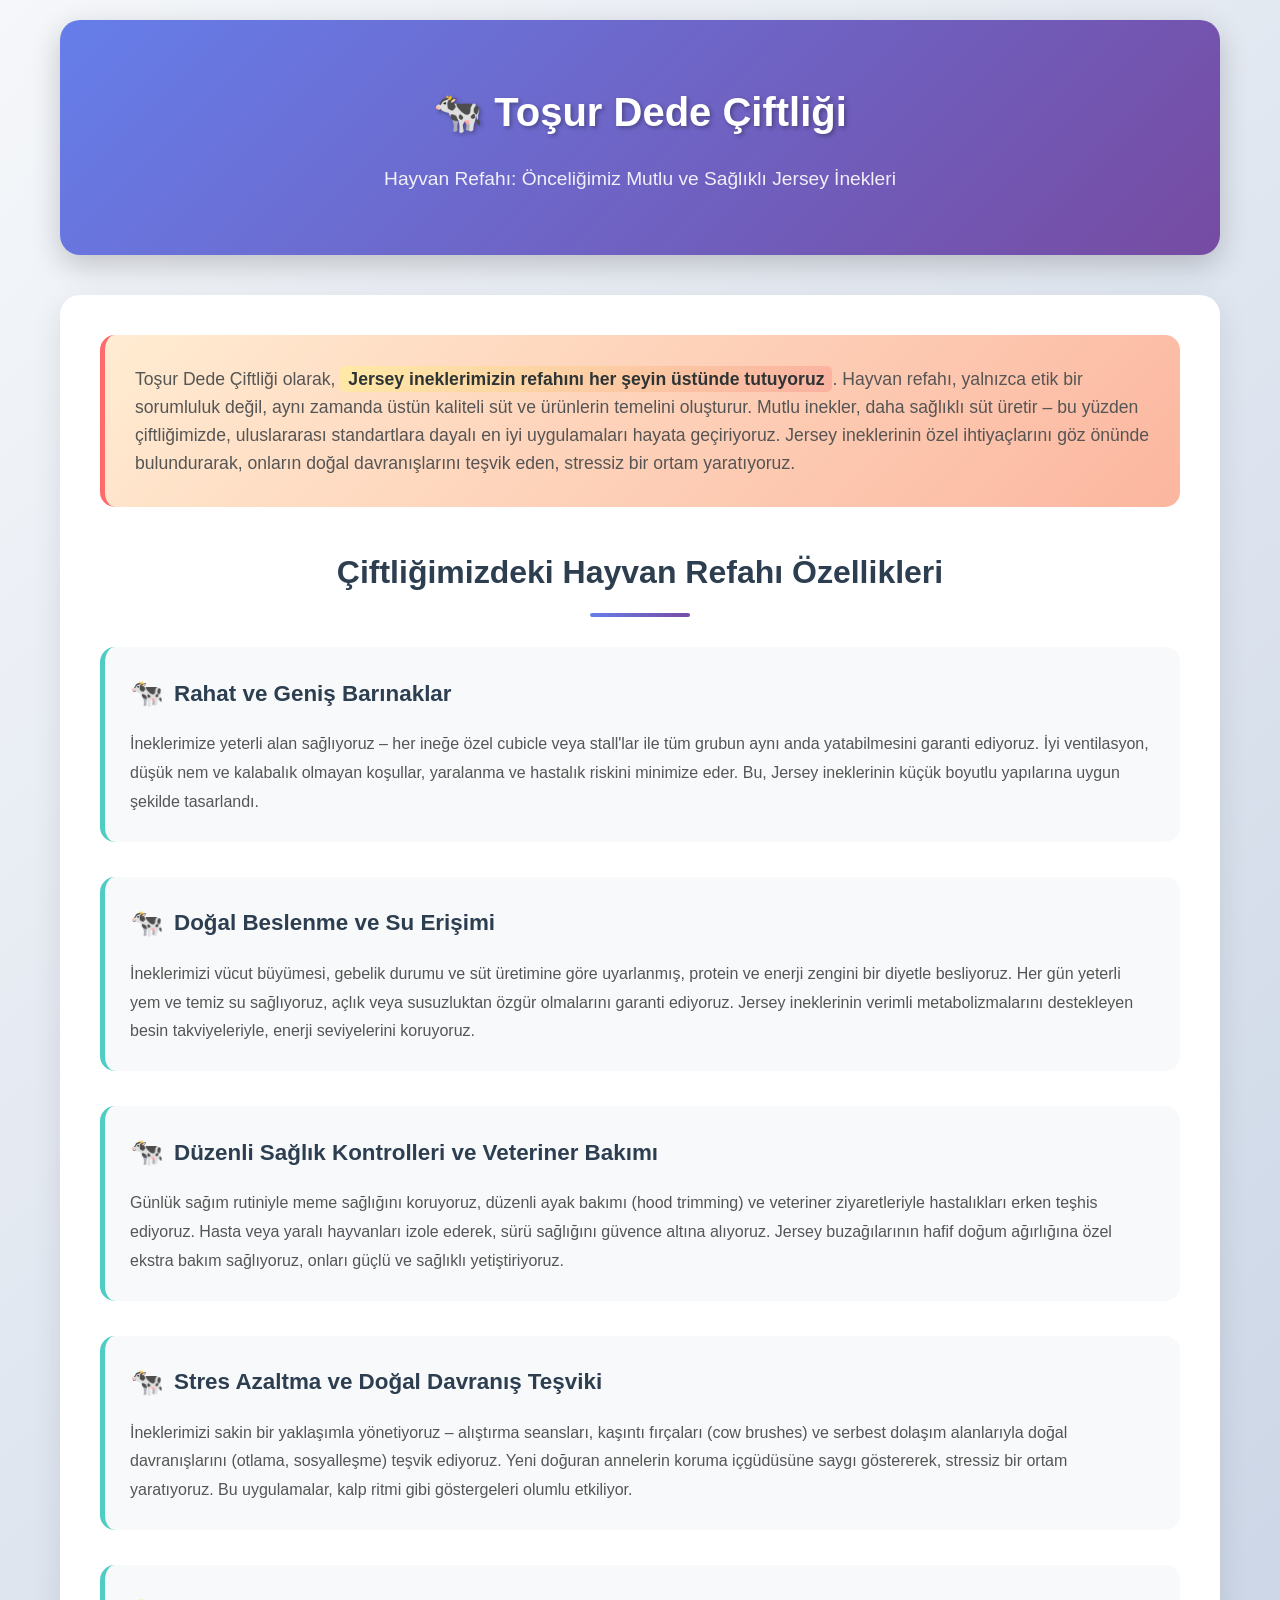
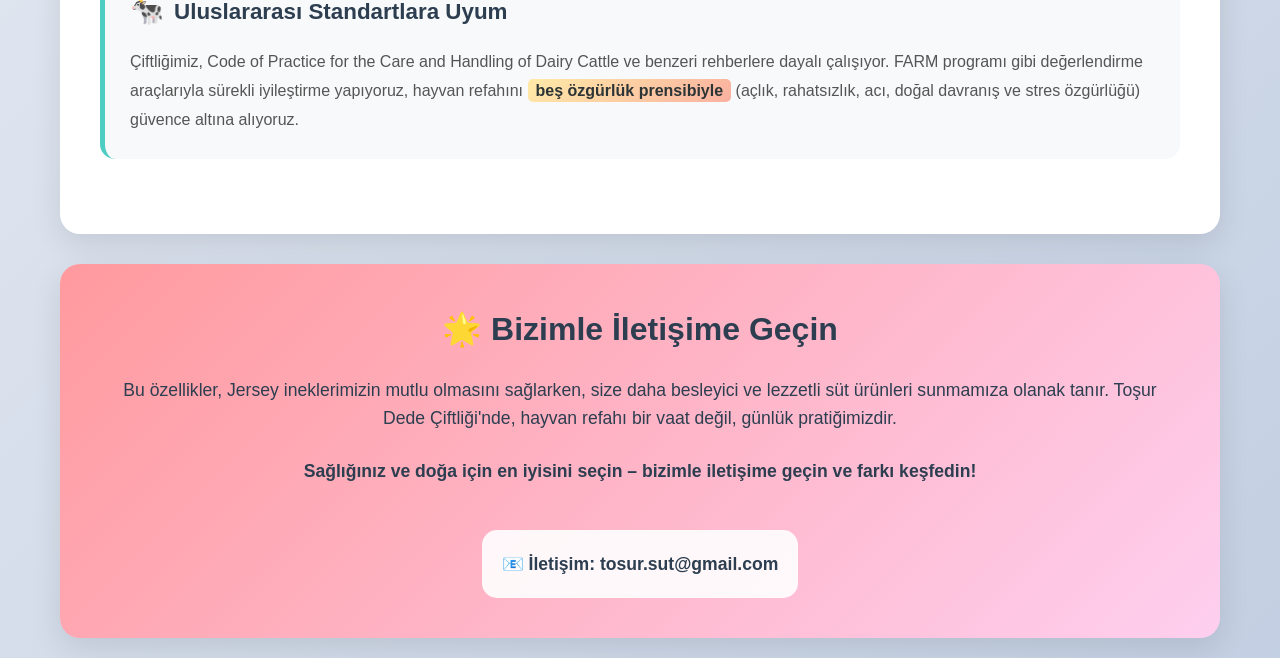
<file: jersey/index.html>
<!DOCTYPE html>
<html lang="tr">
<head>
    <meta charset="UTF-8">
    <meta name="viewport" content="width=device-width, initial-scale=1.0">
    <title>Toşur Dede Çiftliği - Hayvan Refahı ve Jersey İnekleri</title>
    <link rel="icon" type="image/jpeg" href="../favicon.jpeg">
    <style>
        * {
            margin: 0;
            padding: 0;
            box-sizing: border-box;
        }

        body {
            font-family: 'Segoe UI', Tahoma, Geneva, Verdana, sans-serif;
            line-height: 1.6;
            color: #333;
            background: linear-gradient(135deg, #f5f7fa 0%, #c3cfe2 100%);
            min-height: 100vh;
        }

        .container {
            max-width: 1200px;
            margin: 0 auto;
            padding: 20px;
        }

        .header {
            background: linear-gradient(135deg, #667eea 0%, #764ba2 100%);
            color: white;
            text-align: center;
            padding: 60px 20px;
            border-radius: 20px;
            margin-bottom: 40px;
            box-shadow: 0 10px 30px rgba(0,0,0,0.2);
        }

        .header h1 {
            font-size: 2.5em;
            margin-bottom: 20px;
            text-shadow: 2px 2px 4px rgba(0,0,0,0.3);
        }

        .header p {
            font-size: 1.2em;
            opacity: 0.9;
            max-width: 800px;
            margin: 0 auto;
        }

        .content {
            background: white;
            padding: 40px;
            border-radius: 20px;
            box-shadow: 0 10px 30px rgba(0,0,0,0.1);
            margin-bottom: 30px;
        }

        .intro {
            font-size: 1.1em;
            color: #555;
            margin-bottom: 40px;
            padding: 30px;
            background: linear-gradient(135deg, #ffecd2 0%, #fcb69f 100%);
            border-radius: 15px;
            border-left: 5px solid #ff6b6b;
        }

        .features-title {
            font-size: 2em;
            color: #2c3e50;
            margin-bottom: 30px;
            text-align: center;
            position: relative;
        }

        .features-title::after {
            content: '';
            display: block;
            width: 100px;
            height: 4px;
            background: linear-gradient(135deg, #667eea 0%, #764ba2 100%);
            margin: 15px auto;
            border-radius: 2px;
        }

        .feature {
            margin-bottom: 35px;
            padding: 25px;
            background: #f8f9fa;
            border-radius: 15px;
            border-left: 5px solid #4ecdc4;
            transition: transform 0.3s ease, box-shadow 0.3s ease;
        }

        .feature:hover {
            transform: translateY(-5px);
            box-shadow: 0 15px 35px rgba(0,0,0,0.1);
        }

        .feature h3 {
            color: #2c3e50;
            font-size: 1.4em;
            margin-bottom: 15px;
            display: flex;
            align-items: center;
        }

        .feature h3::before {
            content: '🐄';
            margin-right: 10px;
            font-size: 1.2em;
        }

        .feature p {
            color: #555;
            line-height: 1.8;
        }

        .contact-section {
            background: linear-gradient(135deg, #ff9a9e 0%, #fecfef 100%);
            padding: 40px;
            border-radius: 20px;
            text-align: center;
            color: #2c3e50;
            box-shadow: 0 10px 30px rgba(0,0,0,0.1);
        }

        .contact-section h2 {
            font-size: 2em;
            margin-bottom: 20px;
        }

        .contact-section p {
            font-size: 1.1em;
            margin-bottom: 25px;
        }

        .contact-info {
            background: rgba(255,255,255,0.9);
            padding: 20px;
            border-radius: 15px;
            display: inline-block;
            margin-top: 20px;
        }

        .contact-info strong {
            color: #2c3e50;
            font-size: 1.1em;
        }

        .highlight {
            background: linear-gradient(135deg, #ffeaa7 0%, #fab1a0 100%);
            padding: 3px 8px;
            border-radius: 5px;
            font-weight: bold;
            color: #2d3436;
        }

        @media (max-width: 768px) {
            .container {
                padding: 10px;
            }
            
            .header h1 {
                font-size: 2em;
            }
            
            .content {
                padding: 25px;
            }
            
            .feature {
                padding: 20px;
            }
        }

        .scroll-top {
            position: fixed;
            bottom: 30px;
            right: 30px;
            background: linear-gradient(135deg, #667eea 0%, #764ba2 100%);
            color: white;
            border: none;
            border-radius: 50%;
            width: 50px;
            height: 50px;
            cursor: pointer;
            font-size: 20px;
            box-shadow: 0 5px 15px rgba(0,0,0,0.3);
            transition: transform 0.3s ease;
            display: none;
        }

        .scroll-top:hover {
            transform: scale(1.1);
        }

        .scroll-top.show {
            display: block;
        }
    </style>
</head>
<body>
    <div class="container">
        <header class="header">
            <h1>🐄 Toşur Dede Çiftliği</h1>
            <p>Hayvan Refahı: Önceliğimiz Mutlu ve Sağlıklı Jersey İnekleri</p>
        </header>

        <main class="content">
            <div class="intro">
                <p>Toşur Dede Çiftliği olarak, <span class="highlight">Jersey ineklerimizin refahını her şeyin üstünde tutuyoruz</span>. Hayvan refahı, yalnızca etik bir sorumluluk değil, aynı zamanda üstün kaliteli süt ve ürünlerin temelini oluşturur. Mutlu inekler, daha sağlıklı süt üretir – bu yüzden çiftliğimizde, uluslararası standartlara dayalı en iyi uygulamaları hayata geçiriyoruz. Jersey ineklerinin özel ihtiyaçlarını göz önünde bulundurarak, onların doğal davranışlarını teşvik eden, stressiz bir ortam yaratıyoruz.</p>
            </div>

            <h2 class="features-title">Çiftliğimizdeki Hayvan Refahı Özellikleri</h2>

            <div class="feature">
                <h3>Rahat ve Geniş Barınaklar</h3>
                <p>İneklerimize yeterli alan sağlıyoruz – her ineğe özel cubicle veya stall'lar ile tüm grubun aynı anda yatabilmesini garanti ediyoruz. İyi ventilasyon, düşük nem ve kalabalık olmayan koşullar, yaralanma ve hastalık riskini minimize eder. Bu, Jersey ineklerinin küçük boyutlu yapılarına uygun şekilde tasarlandı.</p>
            </div>

            <div class="feature">
                <h3>Doğal Beslenme ve Su Erişimi</h3>
                <p>İneklerimizi vücut büyümesi, gebelik durumu ve süt üretimine göre uyarlanmış, protein ve enerji zengini bir diyetle besliyoruz. Her gün yeterli yem ve temiz su sağlıyoruz, açlık veya susuzluktan özgür olmalarını garanti ediyoruz. Jersey ineklerinin verimli metabolizmalarını destekleyen besin takviyeleriyle, enerji seviyelerini koruyoruz.</p>
            </div>

            <div class="feature">
                <h3>Düzenli Sağlık Kontrolleri ve Veteriner Bakımı</h3>
                <p>Günlük sağım rutiniyle meme sağlığını koruyoruz, düzenli ayak bakımı (hood trimming) ve veteriner ziyaretleriyle hastalıkları erken teşhis ediyoruz. Hasta veya yaralı hayvanları izole ederek, sürü sağlığını güvence altına alıyoruz. Jersey buzağılarının hafif doğum ağırlığına özel ekstra bakım sağlıyoruz, onları güçlü ve sağlıklı yetiştiriyoruz.</p>
            </div>

            <div class="feature">
                <h3>Stres Azaltma ve Doğal Davranış Teşviki</h3>
                <p>İneklerimizi sakin bir yaklaşımla yönetiyoruz – alıştırma seansları, kaşıntı fırçaları (cow brushes) ve serbest dolaşım alanlarıyla doğal davranışlarını (otlama, sosyalleşme) teşvik ediyoruz. Yeni doğuran annelerin koruma içgüdüsüne saygı göstererek, stressiz bir ortam yaratıyoruz. Bu uygulamalar, kalp ritmi gibi göstergeleri olumlu etkiliyor.</p>
            </div>

            <div class="feature">
                <h3>Uluslararası Standartlara Uyum</h3>
                <p>Çiftliğimiz, Code of Practice for the Care and Handling of Dairy Cattle ve benzeri rehberlere dayalı çalışıyor. FARM programı gibi değerlendirme araçlarıyla sürekli iyileştirme yapıyoruz, hayvan refahını <span class="highlight">beş özgürlük prensibiyle</span> (açlık, rahatsızlık, acı, doğal davranış ve stres özgürlüğü) güvence altına alıyoruz.</p>
            </div>
        </main>

        <section class="contact-section">
            <h2>🌟 Bizimle İletişime Geçin</h2>
            <p>Bu özellikler, Jersey ineklerimizin mutlu olmasını sağlarken, size daha besleyici ve lezzetli süt ürünleri sunmamıza olanak tanır. Toşur Dede Çiftliği'nde, hayvan refahı bir vaat değil, günlük pratiğimizdir.</p>
            <p><strong>Sağlığınız ve doğa için en iyisini seçin – bizimle iletişime geçin ve farkı keşfedin!</strong></p>
            
            <div class="contact-info">
                <strong>📧 İletişim: tosur.sut@gmail.com</strong><br>
            </div>
        </section>
    </div>

    <button class="scroll-top" onclick="scrollToTop()">↑</button>

    <script>
        // Scroll to top functionality
        window.onscroll = function() {
            const scrollTop = document.querySelector('.scroll-top');
            if (document.body.scrollTop > 300 || document.documentElement.scrollTop > 300) {
                scrollTop.classList.add('show');
            } else {
                scrollTop.classList.remove('show');
            }
        };

        function scrollToTop() {
            document.body.scrollTop = 0;
            document.documentElement.scrollTop = 0;
        }

        // Smooth scrolling for better UX
        document.querySelectorAll('a[href^="#"]').forEach(anchor => {
            anchor.addEventListener('click', function (e) {
                e.preventDefault();
                document.querySelector(this.getAttribute('href')).scrollIntoView({
                    behavior: 'smooth'
                });
            });
        });

        // Add loading animation
        window.addEventListener('load', function() {
            document.body.style.opacity = '0';
            document.body.style.transition = 'opacity 0.5s ease-in-out';
            setTimeout(() => {
                document.body.style.opacity = '1';
            }, 100);
        });
    </script>
</body>
</html>
</file>
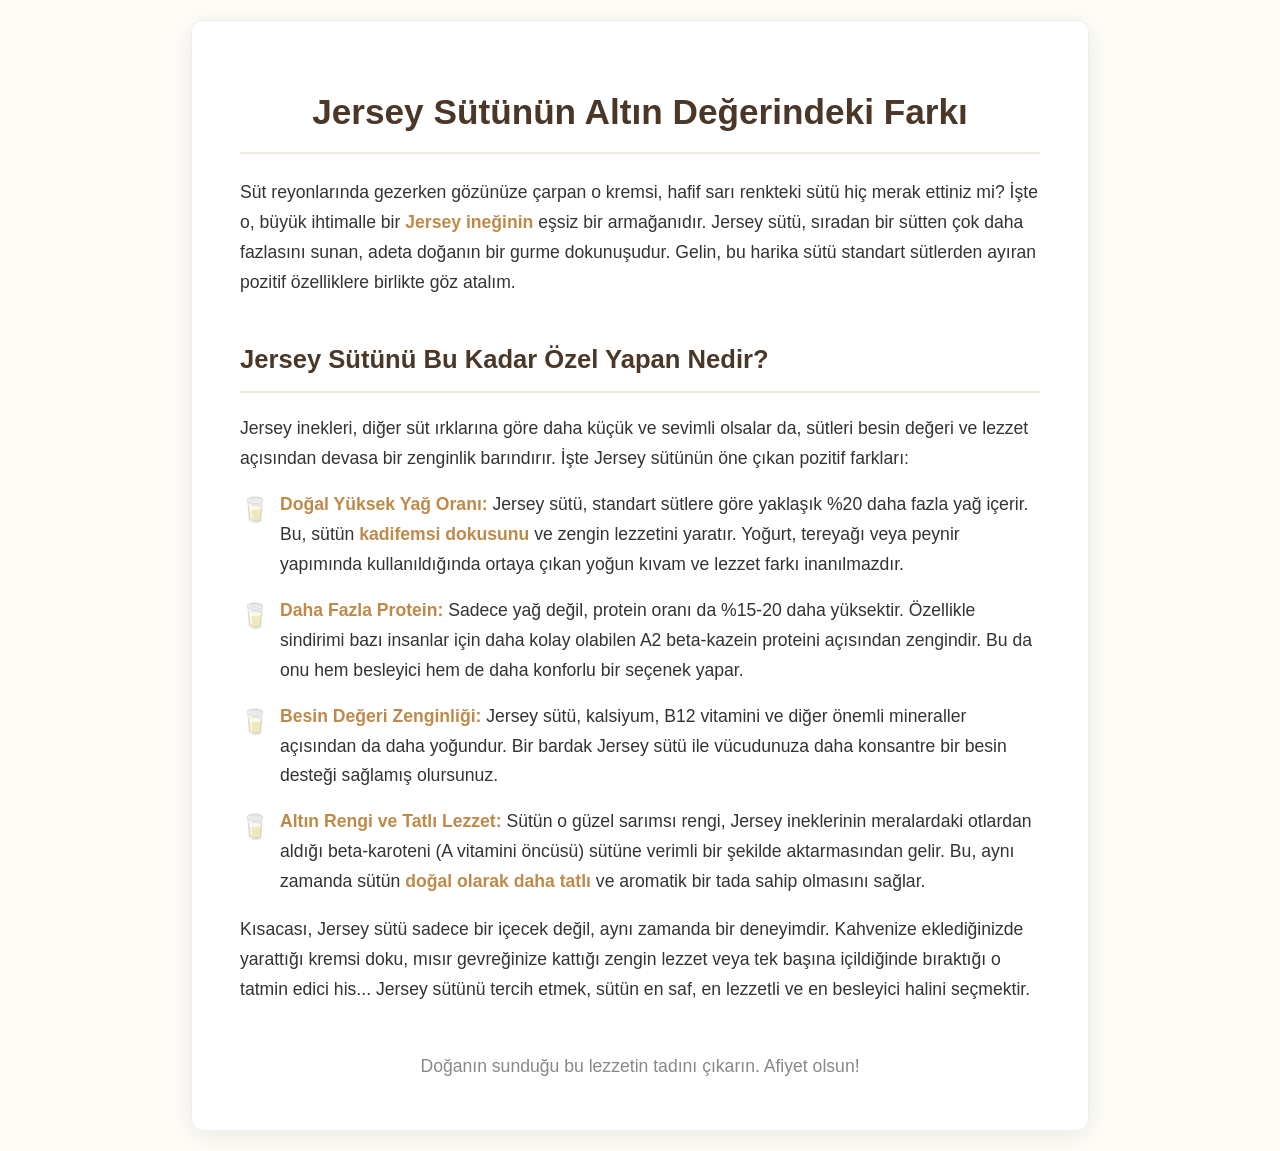
<file: milk/index.html>
<!DOCTYPE html>
<html lang="tr">
<head>
    <meta charset="UTF-8">
    <meta name="viewport" content="width=device-width, initial-scale=1.0">
    <title>Jersey Sütü: Doğanın Altın Dokunuşu</title>
    
    <link rel="icon" type="image/jpeg" href="../favicon.jpeg">
    
    <style>
        /* Genel Sayfa Ayarları */
        body {
            font-family: -apple-system, BlinkMacSystemFont, "Segoe UI", Roboto, Helvetica, Arial, sans-serif;
            line-height: 1.7;
            color: #333;
            background-color: #fdfcf7; /* Hafif kremsi bir arka plan */
            margin: 0;
            padding: 20px;
        }

        /* Ana İçerik Konteyneri */
        .container {
            max-width: 800px;
            margin: 0 auto;
            background-color: #ffffff;
            padding: 2rem 3rem;
            border-radius: 12px;
            box-shadow: 0 5px 25px rgba(0,0,0,0.08);
            border: 1px solid #eee;
        }

        /* Başlıklar */
        h1, h2 {
            color: #4a3728; /* Kahverengiye yakın, doğal bir ton */
            border-bottom: 2px solid #f0eada;
            padding-bottom: 10px;
            font-weight: 600;
        }
        
        h1 {
            font-size: 2.2rem;
            text-align: center;
            margin-bottom: 1.5rem;
        }

        h2 {
            font-size: 1.6rem;
            margin-top: 2.5rem;
        }

        /* Paragraflar */
        p {
            font-size: 1.1rem;
            margin-bottom: 1rem;
        }

        /* Liste Öğeleri */
        ul {
            list-style: none; /* Varsayılan madde imlerini kaldır */
            padding-left: 0;
        }

        li {
            font-size: 1.1rem;
            padding-left: 2.5rem;
            position: relative;
            margin-bottom: 1rem;
        }

        /* Madde imi olarak özel emoji */
        li::before {
            content: '🥛';
            position: absolute;
            left: 0;
            top: 0;
            font-size: 1.5rem;
        }
        
        /* Vurgulu Metin */
        strong {
            color: #bf8a49; /* Altın rengi bir vurgu */
            font-weight: 600;
        }
        
        /* Alt Bilgi */
        footer {
            text-align: center;
            margin-top: 3rem;
            font-size: 0.9rem;
            color: #888;
        }
    </style>
</head>
<body>

    <main class="container">
        <article>
            <header>
                <h1>Jersey Sütünün Altın Değerindeki Farkı</h1>
            </header>

            <p>
                Süt reyonlarında gezerken gözünüze çarpan o kremsi, hafif sarı renkteki sütü hiç merak ettiniz mi? İşte o, büyük ihtimalle bir <strong>Jersey ineğinin</strong> eşsiz bir armağanıdır. Jersey sütü, sıradan bir sütten çok daha fazlasını sunan, adeta doğanın bir gurme dokunuşudur. Gelin, bu harika sütü standart sütlerden ayıran pozitif özelliklere birlikte göz atalım.
            </p>

            <h2>Jersey Sütünü Bu Kadar Özel Yapan Nedir?</h2>

            <p>
                Jersey inekleri, diğer süt ırklarına göre daha küçük ve sevimli olsalar da, sütleri besin değeri ve lezzet açısından devasa bir zenginlik barındırır. İşte Jersey sütünün öne çıkan pozitif farkları:
            </p>

            <ul>
                <li>
                    <strong>Doğal Yüksek Yağ Oranı:</strong> Jersey sütü, standart sütlere göre yaklaşık %20 daha fazla yağ içerir. Bu, sütün <strong>kadifemsi dokusunu</strong> ve zengin lezzetini yaratır. Yoğurt, tereyağı veya peynir yapımında kullanıldığında ortaya çıkan yoğun kıvam ve lezzet farkı inanılmazdır.
                </li>
                <li>
                    <strong>Daha Fazla Protein:</strong> Sadece yağ değil, protein oranı da %15-20 daha yüksektir. Özellikle sindirimi bazı insanlar için daha kolay olabilen A2 beta-kazein proteini açısından zengindir. Bu da onu hem besleyici hem de daha konforlu bir seçenek yapar.
                </li>
                <li>
                    <strong>Besin Değeri Zenginliği:</strong> Jersey sütü, kalsiyum, B12 vitamini ve diğer önemli mineraller açısından da daha yoğundur. Bir bardak Jersey sütü ile vücudunuza daha konsantre bir besin desteği sağlamış olursunuz.
                </li>
                <li>
                    <strong>Altın Rengi ve Tatlı Lezzet:</strong> Sütün o güzel sarımsı rengi, Jersey ineklerinin meralardaki otlardan aldığı beta-karoteni (A vitamini öncüsü) sütüne verimli bir şekilde aktarmasından gelir. Bu, aynı zamanda sütün <strong>doğal olarak daha tatlı</strong> ve aromatik bir tada sahip olmasını sağlar.
                </li>
            </ul>

            <p>
                Kısacası, Jersey sütü sadece bir içecek değil, aynı zamanda bir deneyimdir. Kahvenize eklediğinizde yarattığı kremsi doku, mısır gevreğinize kattığı zengin lezzet veya tek başına içildiğinde bıraktığı o tatmin edici his... Jersey sütünü tercih etmek, sütün en saf, en lezzetli ve en besleyici halini seçmektir.
            </p>
        </article>
        
        <footer>
            <p>Doğanın sunduğu bu lezzetin tadını çıkarın. Afiyet olsun!</p>
        </footer>
    </main>

</body>
</html>
</file>
